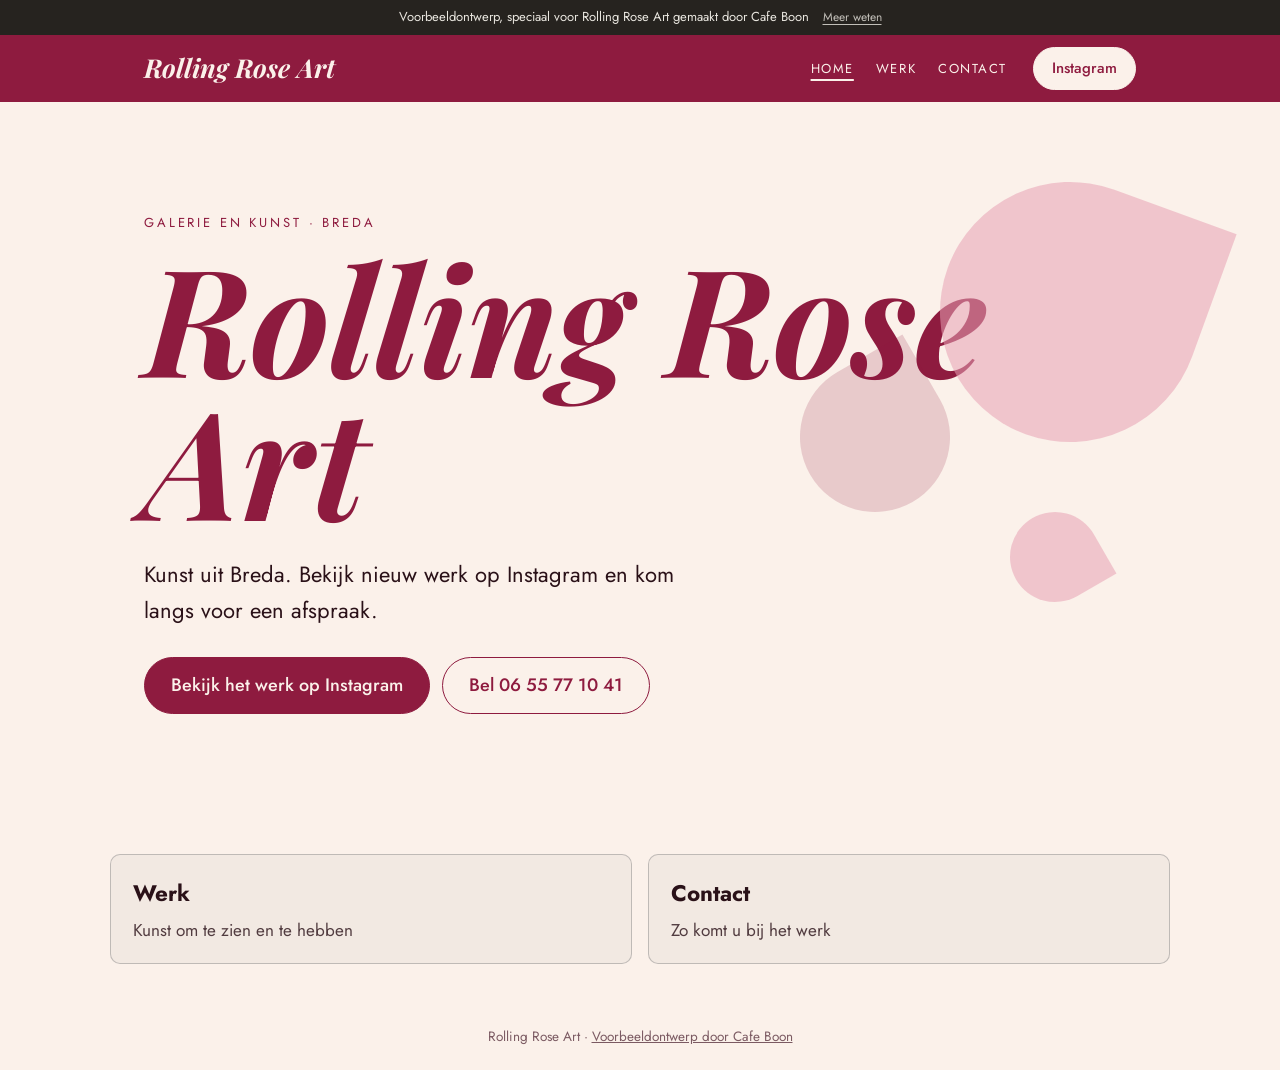
<file: index.html>
<!doctype html>
<html lang="nl">
<head>
<meta charset="utf-8">
<meta name="viewport" content="width=device-width,initial-scale=1">
<title>Rolling Rose Art | Kunst uit Breda</title>
<meta name="description" content="Rolling Rose Art is een galerie en kunstonderneming in Breda. Bekijk nieuw werk op Instagram, bel of mail voor een afspraak aan de Bernard de Wildestraat.">
<meta name="robots" content="noindex">
<link rel="icon" type="image/png" href="images/favicon.png">
<meta property="og:title" content="Rolling Rose Art | Kunst uit Breda">
<meta property="og:description" content="Galerie en kunst in Breda. Nieuw werk vindt u op Instagram.">
<meta property="og:image" content="https://rollingroseart.cafeboon.com/images/og.png">
<meta property="og:type" content="website">
<link rel="preconnect" href="https://fonts.googleapis.com"><link rel="preconnect" href="https://fonts.gstatic.com" crossorigin>
<link href="https://fonts.googleapis.com/css2?family=Jost:wght@400;500&family=Playfair+Display:ital,wght@0,600;1,700&display=swap" rel="stylesheet">
<link rel="stylesheet" href="style.css">
</head>
<body>
<div class="vb-banner" role="note"><span>Voorbeeldontwerp, speciaal voor Rolling Rose Art gemaakt door Cafe Boon</span><a href="https://cafeboon.com">Meer weten</a></div>
<header class="top"><div class="wrap bar"><a class="brand" href="index.html">Rolling Rose Art</a>
<nav><a aria-current="page" href="index.html">Home</a><a href="aanbod.html">Werk</a><a href="contact.html">Contact</a></nav>
<a class="btn sm" href="https://www.instagram.com/rollingroseart/" rel="noopener">Instagram</a></div></header>
<div aria-label="Pagina's" class="sn-bar" role="navigation"><a aria-current="page" class="sn-link" href="index.html">Home</a><a class="sn-link" href="aanbod.html">Werk</a><a class="sn-link" href="contact.html">Contact</a></div>
<main id="top">
<section class="hero"><div class="wrap">
<span aria-hidden="true" class="petal p1"></span><span aria-hidden="true" class="petal p2"></span><span aria-hidden="true" class="petal p3"></span>
<p class="tag">Galerie en kunst · Breda</p>
<h1>Rolling Rose Art</h1>
<p class="lead">Kunst uit Breda. Bekijk nieuw werk op Instagram en kom langs voor een afspraak.</p>
<div class="row"><a class="btn" href="https://www.instagram.com/rollingroseart/" rel="noopener">Bekijk het werk op Instagram</a><a class="btn o" href="tel:+31655771041">Bel 06 55 77 10 41</a></div>
</div></section>
<div class="sn-cards"><a class="sn-card" href="aanbod.html"><strong>Werk</strong><span>Kunst om te zien en te hebben</span></a><a class="sn-card" href="contact.html"><strong>Contact</strong><span>Zo komt u bij het werk</span></a></div>
</main>
<footer><div class="wrap">Rolling Rose Art · <a href="https://cafeboon.com">Voorbeeldontwerp door Cafe Boon</a></div></footer>
</body></html>
</file>
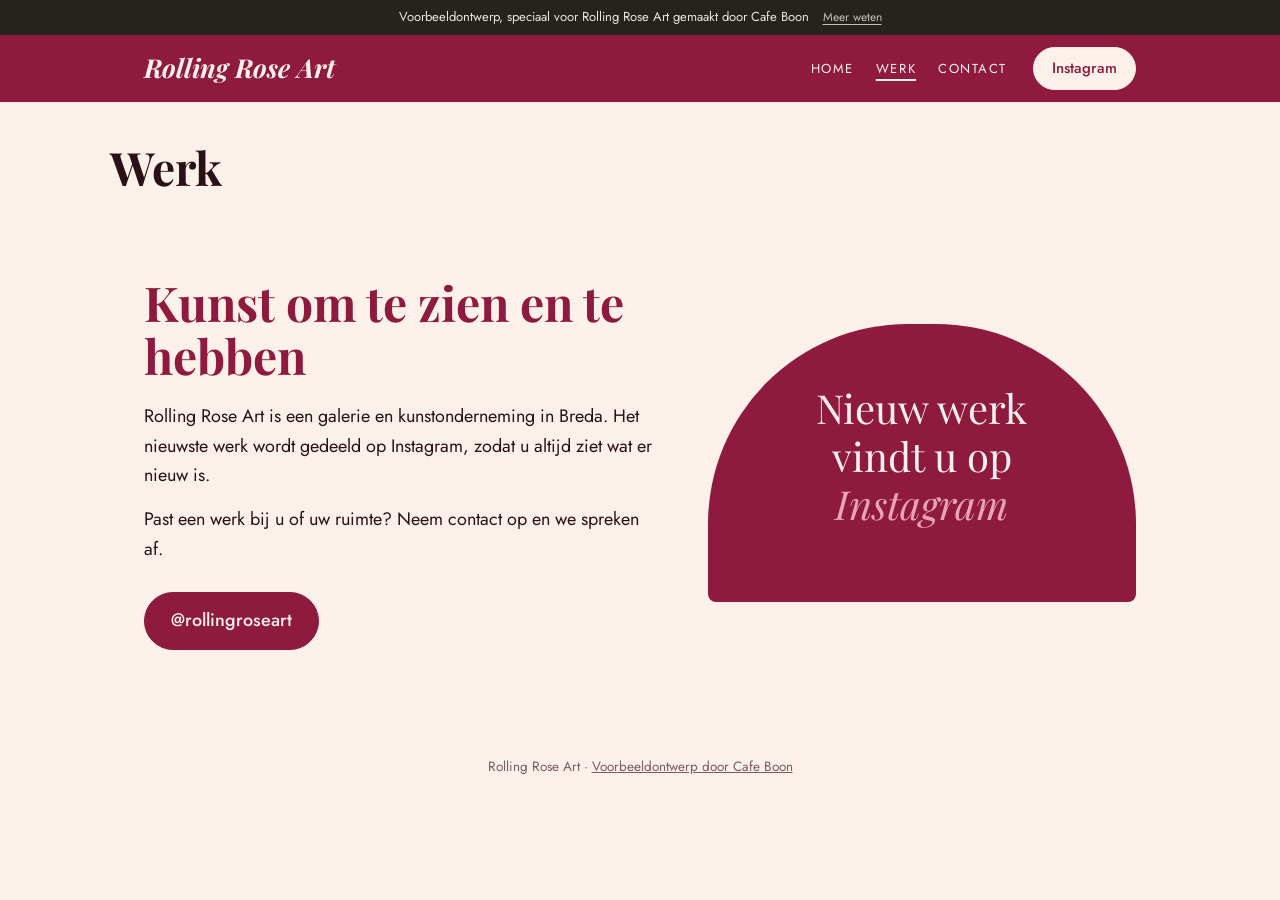
<file: aanbod.html>
<!doctype html>
<html lang="nl">
<head>
<meta charset="utf-8">
<meta name="viewport" content="width=device-width,initial-scale=1">
<title>Werk | Rolling Rose Art</title>
<meta name="description" content="Rolling Rose Art is een galerie en kunstonderneming in Breda. Bekijk nieuw werk op Instagram, bel of mail voor een afspraak aan de Bernard de Wildestraat.">
<meta name="robots" content="noindex">
<link rel="icon" type="image/png" href="images/favicon.png">
<meta property="og:title" content="Rolling Rose Art | Kunst uit Breda">
<meta property="og:description" content="Galerie en kunst in Breda. Nieuw werk vindt u op Instagram.">
<meta property="og:image" content="https://rollingroseart.cafeboon.com/images/og.png">
<meta property="og:type" content="website">
<link rel="preconnect" href="https://fonts.googleapis.com"><link rel="preconnect" href="https://fonts.gstatic.com" crossorigin>
<link href="https://fonts.googleapis.com/css2?family=Jost:wght@400;500&family=Playfair+Display:ital,wght@0,600;1,700&display=swap" rel="stylesheet">
<link rel="stylesheet" href="style.css">
</head>
<body>
<div class="vb-banner" role="note"><span>Voorbeeldontwerp, speciaal voor Rolling Rose Art gemaakt door Cafe Boon</span><a href="https://cafeboon.com">Meer weten</a></div>
<header class="top"><div class="wrap bar"><a class="brand" href="index.html">Rolling Rose Art</a>
<nav><a href="index.html">Home</a><a aria-current="page" href="aanbod.html">Werk</a><a href="contact.html">Contact</a></nav>
<a class="btn sm" href="https://www.instagram.com/rollingroseart/" rel="noopener">Instagram</a></div></header>
<div aria-label="Pagina's" class="sn-bar" role="navigation"><a class="sn-link" href="index.html">Home</a><a aria-current="page" class="sn-link" href="aanbod.html">Werk</a><a class="sn-link" href="contact.html">Contact</a></div>
<main id="top">
<div class="sn-head"><h1>Werk</h1></div>
<section id="kunst"><div class="wrap two">
<div><h2>Kunst om te zien en te hebben</h2>
<p>Rolling Rose Art is een galerie en kunstonderneming in Breda. Het nieuwste werk wordt gedeeld op Instagram, zodat u altijd ziet wat er nieuw is.</p>
<p>Past een werk bij u of uw ruimte? Neem contact op en we spreken af.</p>
<div class="row"><a class="btn" href="https://www.instagram.com/rollingroseart/" rel="noopener">@rollingroseart</a></div></div>
<div class="quote"><p>Nieuw werk<br/>vindt u op<br/><em>Instagram</em></p></div>
</div></section>
</main>
<footer><div class="wrap">Rolling Rose Art · <a href="https://cafeboon.com">Voorbeeldontwerp door Cafe Boon</a></div></footer>
</body></html>
</file>
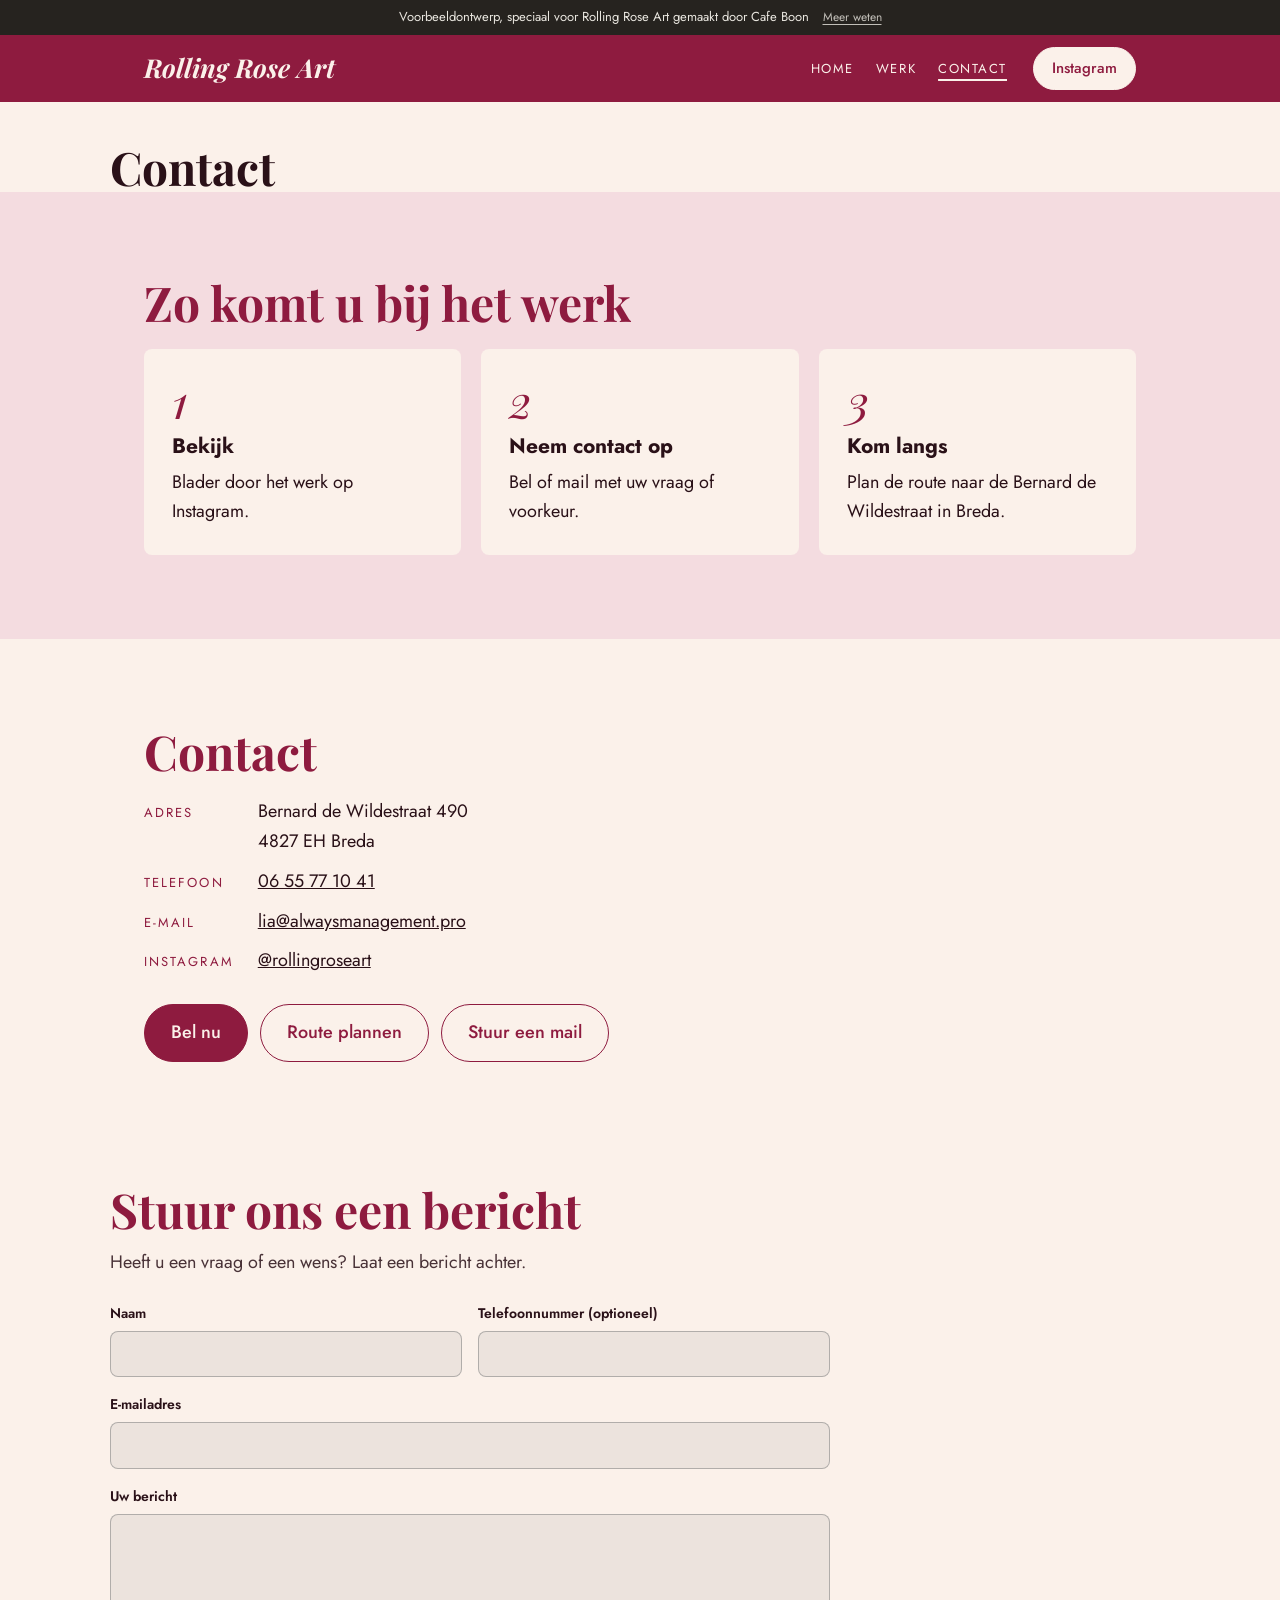
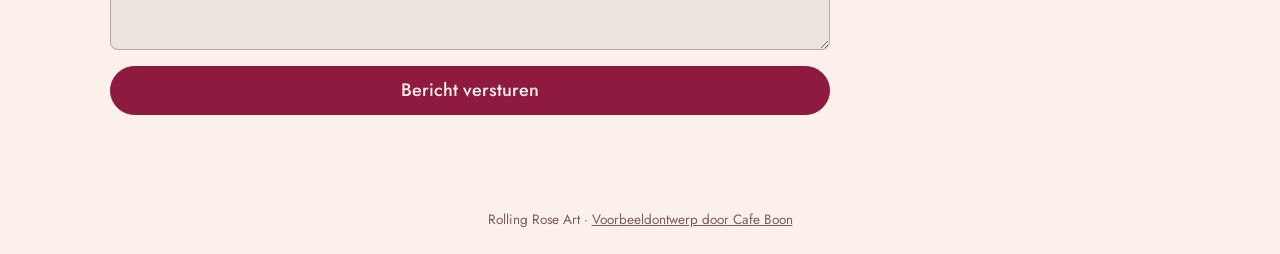
<file: contact.html>
<!doctype html>
<html lang="nl">
<head>
<meta charset="utf-8">
<meta name="viewport" content="width=device-width,initial-scale=1">
<title>Contact | Rolling Rose Art</title>
<meta name="description" content="Rolling Rose Art is een galerie en kunstonderneming in Breda. Bekijk nieuw werk op Instagram, bel of mail voor een afspraak aan de Bernard de Wildestraat.">
<meta name="robots" content="noindex">
<link rel="icon" type="image/png" href="images/favicon.png">
<meta property="og:title" content="Rolling Rose Art | Kunst uit Breda">
<meta property="og:description" content="Galerie en kunst in Breda. Nieuw werk vindt u op Instagram.">
<meta property="og:image" content="https://rollingroseart.cafeboon.com/images/og.png">
<meta property="og:type" content="website">
<link rel="preconnect" href="https://fonts.googleapis.com"><link rel="preconnect" href="https://fonts.gstatic.com" crossorigin>
<link href="https://fonts.googleapis.com/css2?family=Jost:wght@400;500&family=Playfair+Display:ital,wght@0,600;1,700&display=swap" rel="stylesheet">
<link rel="stylesheet" href="style.css">
</head>
<body>
<div class="vb-banner" role="note"><span>Voorbeeldontwerp, speciaal voor Rolling Rose Art gemaakt door Cafe Boon</span><a href="https://cafeboon.com">Meer weten</a></div>
<header class="top"><div class="wrap bar"><a class="brand" href="index.html">Rolling Rose Art</a>
<nav><a href="index.html">Home</a><a href="aanbod.html">Werk</a><a aria-current="page" href="contact.html">Contact</a></nav>
<a class="btn sm" href="https://www.instagram.com/rollingroseart/" rel="noopener">Instagram</a></div></header>
<div aria-label="Pagina's" class="sn-bar" role="navigation"><a class="sn-link" href="index.html">Home</a><a class="sn-link" href="aanbod.html">Werk</a><a aria-current="page" class="sn-link" href="contact.html">Contact</a></div>
<main id="top">
<div class="sn-head"><h1>Contact</h1></div>
<section class="rose" id="bezoek"><div class="wrap">
<h2>Zo komt u bij het werk</h2>
<ol class="steps">
<li><b>Bekijk</b><span>Blader door het werk op Instagram.</span></li>
<li><b>Neem contact op</b><span>Bel of mail met uw vraag of voorkeur.</span></li>
<li><b>Kom langs</b><span>Plan de route naar de Bernard de Wildestraat in Breda.</span></li>
</ol>
</div></section>
<section id="contact"><div class="wrap two">
<div>
<h2>Contact</h2>
<dl class="info"><dt>Adres</dt><dd>Bernard de Wildestraat 490<br/>4827 EH Breda</dd>
<dt>Telefoon</dt><dd><a href="tel:+31655771041">06 55 77 10 41</a></dd>
<dt>E-mail</dt><dd><a href="mailto:lia@alwaysmanagement.pro">lia@alwaysmanagement.pro</a></dd>
<dt>Instagram</dt><dd><a href="https://www.instagram.com/rollingroseart/" rel="noopener">@rollingroseart</a></dd></dl>
<div class="row"><a class="btn" href="tel:+31655771041">Bel nu</a><a class="btn o" href="https://www.google.com/maps/dir/?api=1&amp;destination=Bernard+de+Wildestraat+490+4827+EH+Breda">Route plannen</a><a class="btn o" href="#formulier">Stuur een mail</a></div>
</div>
<iframe loading="lazy" src="https://maps.google.com/maps?q=Bernard+de+Wildestraat+490+4827+EH+Breda&amp;output=embed" title="Kaart"></iframe>
</div></section>
</main>
<section class="sn-formsec" id="formulier"><div class="sn-formwrap"><h2>Stuur ons een bericht</h2><p class="sn-lead">Heeft u een vraag of een wens? Laat een bericht achter.</p><form class="sn-form" id="sn-form"><div class="sn-field"><label for="naam">Naam</label><input id="naam" name="naam" type="text" required autocomplete="name"></div><div class="sn-field"><label for="tel">Telefoonnummer (optioneel)</label><input id="tel" name="tel" type="tel" autocomplete="tel"></div><div class="sn-field full"><label for="email">E-mailadres</label><input id="email" name="email" type="email" required autocomplete="email"></div><div class="sn-field full"><label for="opm">Uw bericht</label><textarea id="opm" name="opm" rows="5" required></textarea></div><div class="sn-field full"><button class="btn" type="submit">Bericht versturen</button></div></form></div></section>
<script>(function(){var f=document.getElementById('sn-form');if(!f)return;f.addEventListener('submit',function(e){e.preventDefault();if(!f.checkValidity()){f.reportValidity();return;}var d=document.createElement('div');d.className='sn-done';d.setAttribute('role','status');d.tabIndex=-1;d.innerHTML='<h2>Bedankt voor uw bericht</h2><p>Dit is een voorbeeldwebsite van Cafe Boon. Uw bericht is daarom niet verstuurd. Neem voor een echt antwoord contact op via <a href="tel:+31655771041">06 55 77 10 41</a>.</p>';f.parentNode.replaceChild(d,f);d.focus();});})();</script>
<footer><div class="wrap">Rolling Rose Art · <a href="https://cafeboon.com">Voorbeeldontwerp door Cafe Boon</a></div></footer>
</body></html>
</file>
<file: style.css>
*{box-sizing:border-box;margin:0}
:root{--r:#8e1b3f;--c:#fbf1ea;--p:#e8a3b4;--ink:#2a1118}
html{scroll-behavior:smooth}
body{font-family:'Jost',Arial,sans-serif;background:var(--c);color:var(--ink);font-size:18px;line-height:1.65}
.wrap{max-width:1040px;margin:0 auto;padding:0 24px;position:relative}
a{color:inherit}
h1,h2,.brand{font-family:'Playfair Display',serif}
h2{font-size:clamp(32px,5vw,48px);line-height:1.1;color:var(--r);margin-bottom:20px}
.top{background:var(--r);color:var(--c);position:sticky;top:0;z-index:10}
.bar{display:flex;align-items:center;gap:26px;padding-top:12px;padding-bottom:12px}
.brand{font-style:italic;font-weight:700;font-size:26px;text-decoration:none;margin-right:auto}
nav{display:flex;gap:22px;letter-spacing:.12em;text-transform:uppercase;font-size:13px}
nav a{text-decoration:none}
.btn{display:inline-block;background:var(--r);color:var(--c);padding:13px 26px;text-decoration:none;font-weight:500;border-radius:40px;border:1.5px solid var(--r)}
.btn.o{background:transparent;color:var(--r)}
.btn.sm{padding:8px 18px;font-size:15px;background:var(--c);color:var(--r);border-color:var(--c)}
.row{display:flex;flex-wrap:wrap;gap:12px;margin-top:28px}
.hero{padding:110px 0 100px;overflow:hidden;position:relative}
.tag{letter-spacing:.22em;text-transform:uppercase;font-size:13px;color:var(--r);margin-bottom:12px}
.hero h1{font-style:italic;font-weight:700;color:var(--r);font-size:clamp(54px,12vw,150px);line-height:.95}
.lead{margin-top:26px;max-width:26em;font-size:22px}
.petal{position:absolute;border-radius:50% 0 50% 50%;background:var(--p);opacity:.55}
.p1{width:260px;height:260px;right:-40px;top:-30px;transform:rotate(20deg)}
.p2{width:150px;height:150px;right:210px;top:150px;transform:rotate(-30deg);background:var(--r);opacity:.18}
.p3{width:90px;height:90px;right:60px;top:300px;transform:rotate(60deg)}
section{padding:84px 0}
.two{display:grid;grid-template-columns:1.2fr 1fr;gap:50px;align-items:center}
.two p{margin-bottom:14px}
.quote{background:var(--r);color:var(--c);padding:60px 36px;border-radius:200px 200px 8px 8px;font-family:'Playfair Display',serif;font-size:clamp(28px,4vw,40px);line-height:1.2;text-align:center}
.quote em{color:var(--p)}
.rose{background:#f4dce0}
.steps{list-style:none;padding:0;counter-reset:s;display:grid;grid-template-columns:repeat(3,1fr);gap:20px}
.steps li{counter-increment:s;background:var(--c);padding:28px;border-radius:8px}
.steps li::before{content:counter(s);display:block;font-family:'Playfair Display',serif;font-style:italic;font-size:46px;color:var(--r);line-height:1}
.steps b{font-size:21px;display:block;margin:6px 0 4px}
.info{display:grid;grid-template-columns:auto 1fr;gap:10px 24px}
.info dt{color:var(--r);font-size:13px;letter-spacing:.16em;text-transform:uppercase;padding-top:5px}
.two iframe{width:100%;height:100%;min-height:340px;border:0;border-radius:8px}
footer{text-align:center;font-size:13.5px;padding:22px;color:#7b5a62}
@media(max-width:800px){nav{display:none}.two,.steps{grid-template-columns:1fr}.hero{padding:64px 0 60px}section{padding:56px 0}.p1{width:170px;height:170px}.p2{display:none}}
/* sitenav:start */
.sn-bar{display:none;gap:6px;overflow-x:auto;white-space:nowrap;-webkit-overflow-scrolling:touch;padding:8px 12px;background:inherit;color:inherit;font:inherit;line-height:1.2;border-bottom:1px solid rgba(128,128,128,.35);box-sizing:border-box;max-width:100%}
.sn-bar a.sn-link{flex:0 0 auto;padding:9px 15px;border-radius:999px;color:inherit;text-decoration:none;font-size:15px;font-weight:600;letter-spacing:0;text-transform:none;margin:0}
.sn-bar a.sn-link[aria-current="page"]{background:rgba(128,128,128,.2);box-shadow:inset 0 -2px 0 currentColor}
@media(max-width:800px){.sn-bar{display:flex}}
nav a[aria-current="page"]:not(.cta):not(.btn):not(.call){text-decoration:underline;text-underline-offset:6px;text-decoration-thickness:2px}
.sn-head{max-width:1100px;margin:0 auto;padding:40px 20px 0;box-sizing:border-box}
.sn-head h1{margin:0;color:inherit;font-size:clamp(30px,5vw,46px);line-height:1.1}
.sn-cards{max-width:1100px;margin:0 auto;padding:40px 20px;display:grid;grid-template-columns:repeat(auto-fit,minmax(230px,1fr));gap:16px;box-sizing:border-box}
.sn-card{display:block;padding:20px 22px;border:1px solid rgba(128,128,128,.45);border-radius:10px;background:rgba(128,128,128,.07);color:inherit;text-decoration:none;min-width:0}
.sn-card strong{display:block;font-size:1.25em;margin:0 0 6px;color:inherit}
.sn-card span{display:block;opacity:.8;font-size:.95em;line-height:1.4}
.sn-card:hover,.sn-card:focus-visible{border-color:currentColor}
/* sitenav:end */
/* voorbeeld-formulier:start */
@layer sn{.sn-form button.btn{border:0;font:inherit;cursor:pointer;line-height:1.2}}
.sn-formsec{padding:36px 0 72px}
.sn-formwrap{max-width:1100px;margin:0 auto;padding:0 20px;box-sizing:border-box}
.sn-formwrap>h2{margin:0 0 12px}
.sn-formwrap>.sn-lead,.sn-formwrap>.sn-form,.sn-formwrap>.sn-done{max-width:720px}
.sn-formwrap .sn-lead{margin:0 0 24px;opacity:.85}
.sn-form{display:grid;grid-template-columns:1fr 1fr;gap:16px}
.sn-field{display:flex;flex-direction:column;gap:6px;min-width:0;text-align:left}
.sn-field.full{grid-column:1/-1}
.sn-field label{font-size:14px;font-weight:600}
.sn-field input,.sn-field select,.sn-field textarea{font:inherit;font-size:16px;line-height:1.4;color:inherit;background:rgba(128,128,128,.12);border:1px solid rgba(128,128,128,.55);border-radius:8px;padding:11px 12px;width:100%;box-sizing:border-box;min-width:0;max-width:100%;-webkit-appearance:none;appearance:none}
.sn-field select{background-image:linear-gradient(45deg,transparent 50%,currentColor 50%),linear-gradient(135deg,currentColor 50%,transparent 50%);background-position:calc(100% - 20px) 50%,calc(100% - 15px) 50%;background-size:5px 5px;background-repeat:no-repeat;padding-right:38px}
.sn-field select option{color:#111;background:#fff}
.sn-field textarea{resize:vertical}
.sn-field input:focus,.sn-field select:focus,.sn-field textarea:focus{outline:2px solid currentColor;outline-offset:1px}
.sn-done{padding:28px;border:1px solid rgba(128,128,128,.55);border-radius:12px;background:rgba(128,128,128,.1)}
.sn-done h2{margin:0 0 10px}
.sn-done p{margin:0}
.sn-done a{text-decoration:underline;text-underline-offset:3px;font-weight:600}
.sn-formlink{padding:0 0 56px}
@media(max-width:640px){.sn-form{grid-template-columns:1fr}.sn-formsec{padding:24px 0 56px}}
/* voorbeeld-formulier:end */
/* voorbeeldbanner:start */
.vb-banner{display:flex;flex-wrap:wrap;justify-content:center;align-items:baseline;gap:2px 14px;padding:8px 16px;background:#26231f;color:#e9e6df;font-size:13px;line-height:1.45;letter-spacing:0;text-transform:none;font-weight:400;text-align:center;position:relative;z-index:1000}
.vb-banner a{color:inherit;opacity:.8;text-decoration:underline;text-underline-offset:3px;font-size:12px;font-weight:400;white-space:nowrap;letter-spacing:0;text-transform:none}
.vb-banner a:hover{opacity:1}
/* voorbeeldbanner:end */
</file>
